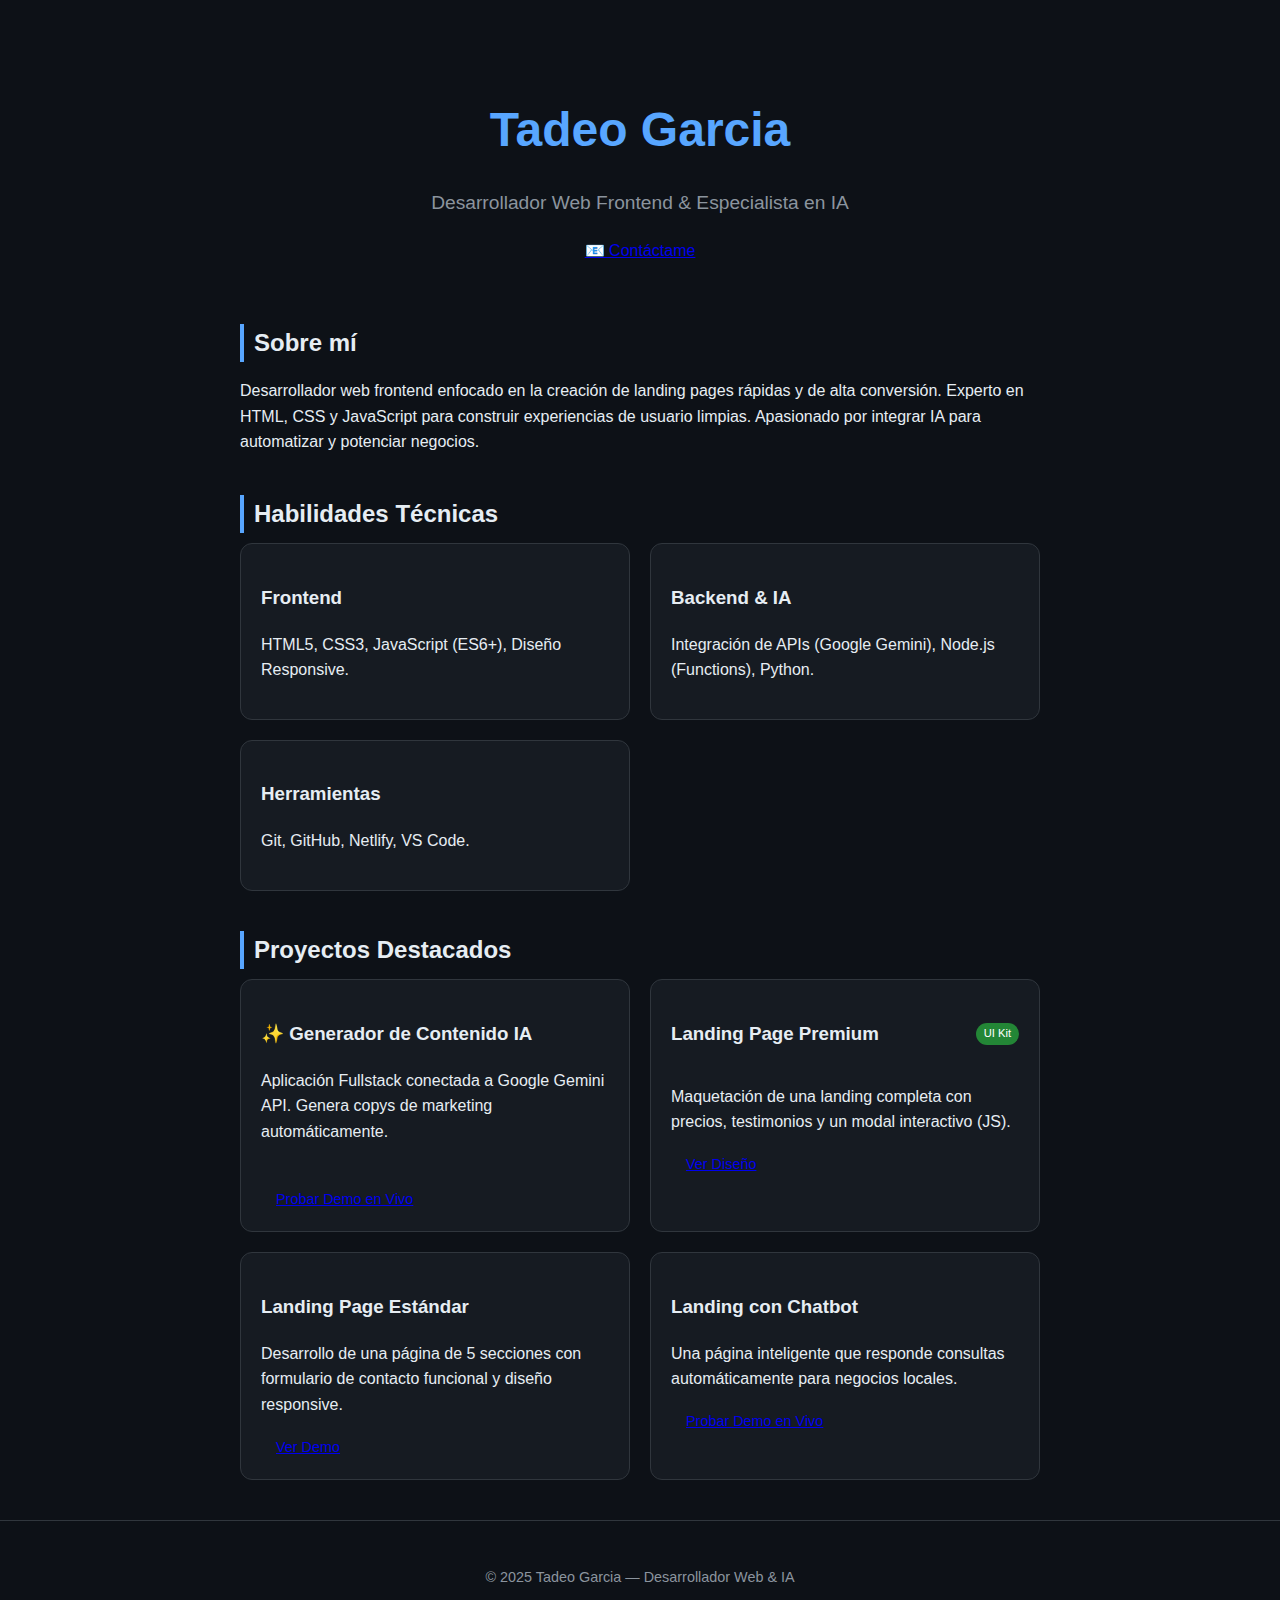
<file: index.html>
<!DOCTYPE html>
<html lang="es">
<head>
  <meta charset="UTF-8">
  <meta name="viewport" content="width=device-width, initial-scale=1.0">
  <title>Tadeo Garcia | Desarrollador Web & IA</title>
  <link rel="stylesheet" href="style.css">
</head>
<body>
  <header>
    <h1>Tadeo Garcia</h1>
    <p class="subtitle">Desarrollador Web Frontend & Especialista en IA</p>
     <a href="mailto:contacto.tadeodev@gmail.com" class="contact-btn">📧 Contáctame</a>  
  </header>

  <section class="about">
    <h2>Sobre mí</h2>
    <p>
      Desarrollador web frontend enfocado en la creación de landing pages rápidas y de alta conversión. 
      Experto en HTML, CSS y JavaScript para construir experiencias de usuario limpias.
      Apasionado por integrar IA para automatizar y potenciar negocios.
    </p>
  </section>

  <section class="skills">
    <h2>Habilidades Técnicas</h2>
    <div class="project-grid">
      <div class="project-card">
        <h3>Frontend</h3>
        <p>HTML5, CSS3, JavaScript (ES6+), Diseño Responsive.</p>
      </div>
      <div class="project-card">
        <h3>Backend & IA</h3>
        <p>Integración de APIs (Google Gemini), Node.js (Functions), Python.</p>
      </div>
      <div class="project-card">
        <h3>Herramientas</h3>
        <p>Git, GitHub, Netlify, VS Code.</p>
      </div>
    </div>
  </section>

  <section class="projects">
    <h2>Proyectos Destacados</h2>
    <div class="project-grid">
      
      <div class="project-card">
        <h3>✨ Generador de Contenido IA</h3>
        <p>Aplicación Fullstack conectada a Google Gemini API. Genera copys de marketing automáticamente.</p>
        <br>
        <a href="GeneradorIA.html" class="contact-btn" style="padding: 8px 15px; font-size: 0.9em;">Probar Demo en Vivo</a>
      </div>

     <div class="project-card">
  <div style="display:flex; justify-content:space-between; align-items: center;">
      <h3>Landing Page Premium</h3>
      <span style="background:#238636; color:white; padding:2px 8px; border-radius:12px; font-size:0.7em;">UI Kit</span>
  </div>
  <p>Maquetación de una landing completa con precios, testimonios y un modal interactivo (JS).</p>
  
  <a href="landing-premium.html" class="contact-btn" style="padding: 8px 15px; font-size: 0.9em;">Ver Diseño</a>
</div>
     <div class="project-card">
  <h3>Landing Page Estándar</h3>
  <p>Desarrollo de una página de 5 secciones con formulario de contacto funcional y diseño responsive.</p>
  
  <a href="landing-estandar.html" class="contact-btn" style="padding: 8px 15px; font-size: 0.9em; margin-top:15px;">Ver Demo</a>
</div>

      <div class="project-card">
        <h3>Landing con Chatbot</h3>
        <p>Una página inteligente que responde consultas automáticamente para negocios locales.</p>
        <a href="chatbot.html" class="contact-btn" style="padding: 8px 15px; font-size: 0.9em;">Probar Demo en Vivo</a>
      </div>

    </div>
  </section>

  <footer>
    <p>© 2025 Tadeo Garcia — Desarrollador Web & IA</p>
  </footer>

  <script src="script.js"></script>
</body>
</html>
</file>
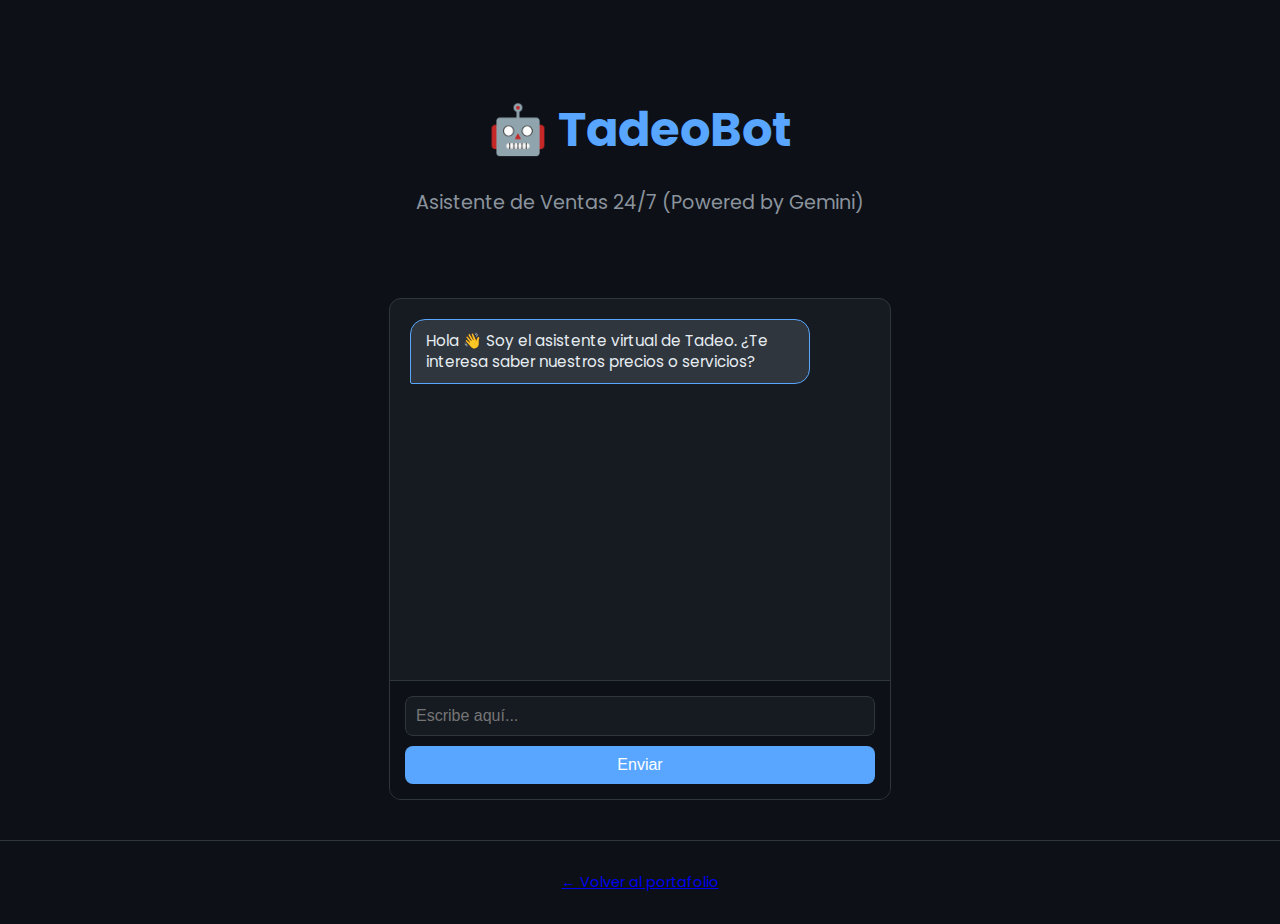
<file: chatbot.html>
<!DOCTYPE html>
<html lang="es">
<head>
  <meta charset="UTF-8">
  <meta name="viewport" content="width=device-width, initial-scale=1.0">
  <title>Chatbot Inteligente - Demo</title>
  <link href="https://fonts.googleapis.com/css2?family=Poppins:wght@400;600&display=swap" rel="stylesheet">
  <link rel="stylesheet" href="style.css">
  <style>
    /* Estilos específicos para el Chat */
    .chat-container {
      background: #161b22;
      border: 1px solid #30363d;
      border-radius: 12px;
      max-width: 500px; /* Más angosto, tipo celular */
      margin: 0 auto;
      height: 500px;
      display: flex;
      flex-direction: column;
      overflow: hidden;
    }
    
    .chat-window {
      flex: 1;
      padding: 20px;
      overflow-y: auto;
      display: flex;
      flex-direction: column;
      gap: 15px;
    }

    .message {
      max-width: 80%;
      padding: 10px 15px;
      border-radius: 15px;
      font-size: 0.95em;
      line-height: 1.4;
    }

    .message.user {
      align-self: flex-end;
      background: #238636; /* Verde usuario */
      color: white;
      border-bottom-right-radius: 2px;
    }

    .message.bot {
      align-self: flex-start;
      background: #30363d; /* Gris bot */
      color: #e6edf3;
      border-bottom-left-radius: 2px;
      border: 1px solid #58a6ff;
    }

    .input-area {
      padding: 15px;
      background: #0d1117;
      border-top: 1px solid #30363d;
      display: flex;
      gap: 10px;
    }

    .input-area input {
      flex: 1;
      margin: 0; /* Override del css global */
    }

    .input-area button {
      padding: 10px 20px;
      margin: 0;
    }
  </style>
</head>
<body>
  <header style="padding-bottom: 20px;">
    <h1>🤖 TadeoBot</h1>
    <p class="subtitle">Asistente de Ventas 24/7 (Powered by Gemini)</p>
  </header>

  <section>
    <div class="chat-container">
      <div class="chat-window" id="chatWindow">
        <div class="message bot">
          Hola 👋 Soy el asistente virtual de Tadeo. ¿Te interesa saber nuestros precios o servicios?
        </div>
      </div>
      
      <form class="input-area" id="chatForm">
        <input type="text" id="userMsg" placeholder="Escribe aquí..." autocomplete="off">
        <button type="submit">Enviar</button>
      </form>
    </div>
  </section>

  <footer>
    <a href="index.html" class="back-link">← Volver al portafolio</a>
  </footer>

  <script>
    const form = document.getElementById('chatForm');
    const input = document.getElementById('userMsg');
    const chatWindow = document.getElementById('chatWindow');

    form.addEventListener('submit', async (e) => {
      e.preventDefault();
      const text = input.value.trim();
      if (!text) return;

      // 1. Agregar mensaje del usuario
      addMessage(text, 'user');
      input.value = '';

      // 2. Mostrar "Escribiendo..." (Truco visual)
      const loadingId = addMessage('Escribiendo...', 'bot', true);

      try {
        // 3. Llamar a la API
        const res = await fetch('/api/chat', {
          method: 'POST',
          headers: { 'Content-Type': 'application/json' },
          body: JSON.stringify({ prompt: text })
        });
        
        const data = await res.json();
        
        // 4. Reemplazar "Escribiendo..." con la respuesta real
        const loadingDiv = document.getElementById(loadingId);
        if (loadingDiv) loadingDiv.remove(); // Borramos el loading
        
        if (data.error) {
          addMessage('❌ Error: ' + data.error, 'bot');
        } else {
          addMessage(data.texto, 'bot');
        }

      } catch (err) {
        addMessage('Error de conexión', 'bot');
      }
    });

    function addMessage(text, sender, isLoading = false) {
      const div = document.createElement('div');
      div.classList.add('message', sender);
      div.innerText = text;
      
      if (isLoading) {
        div.id = 'loading-' + Date.now();
        div.style.opacity = '0.7';
        div.style.fontStyle = 'italic';
      }

      chatWindow.appendChild(div);
      chatWindow.scrollTop = chatWindow.scrollHeight; // Auto-scroll al final
      return div.id;
    }
  </script>
</body>
</html>
</file>
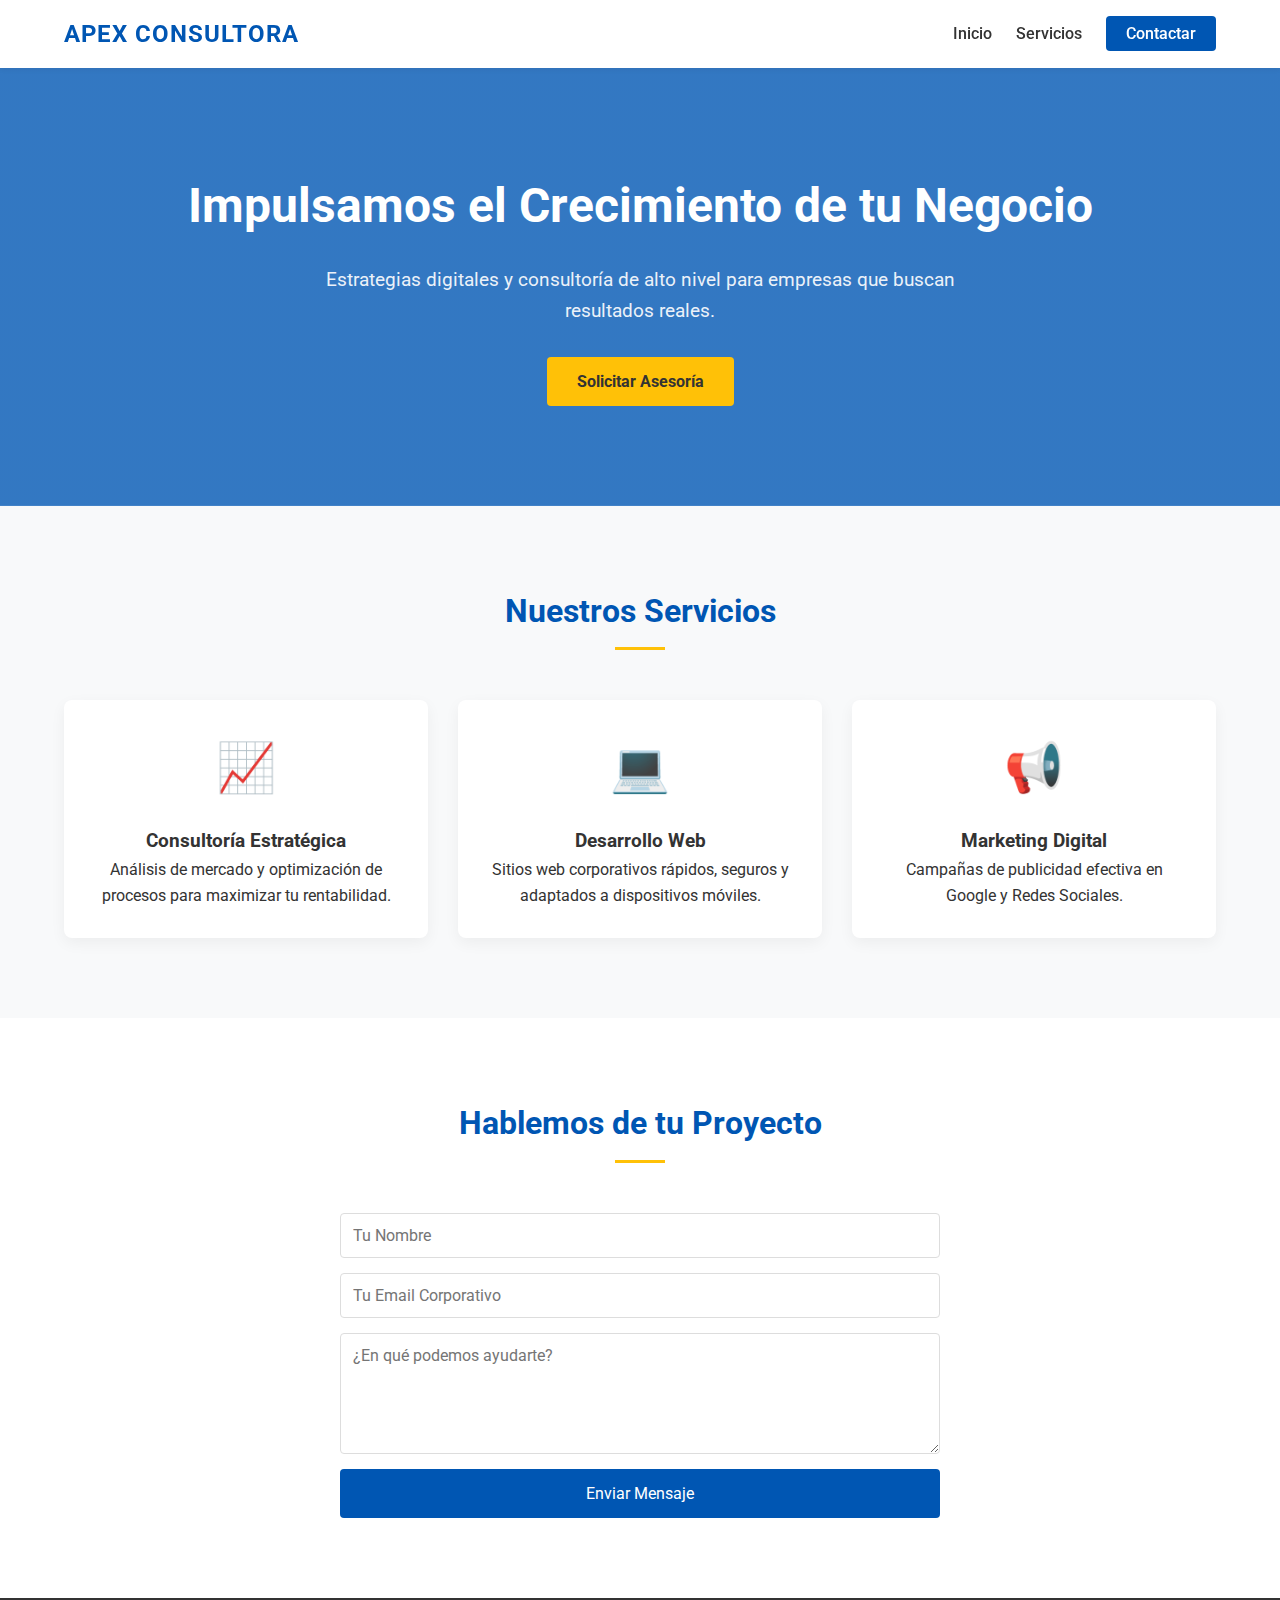
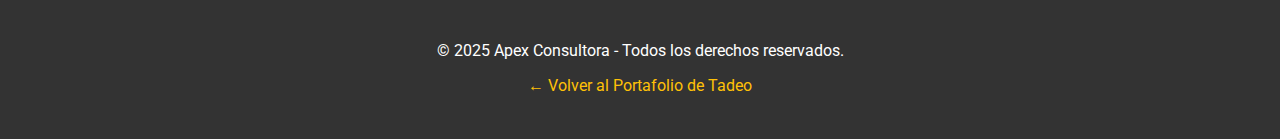
<file: landing-estandar.html>
<!DOCTYPE html>
<html lang="es">
<head>
  <meta charset="UTF-8">
  <meta name="viewport" content="width=device-width, initial-scale=1.0">
  <title>Consultora Apex - Soluciones Profesionales</title>
  <link href="https://fonts.googleapis.com/css2?family=Roboto:wght@300;400;700&display=swap" rel="stylesheet">
  <style>
    /* --- ESTILOS ESTÁNDAR (Clean & Corporate) --- */
    :root {
      --primary: #0056b3; /* Azul Corporativo */
      --secondary: #f8f9fa; /* Gris muy claro */
      --text: #333;
      --accent: #ffc107; /* Amarillo para detalles */
    }

    * { margin: 0; padding: 0; box-sizing: border-box; font-family: 'Roboto', sans-serif; }
    
    body { color: var(--text); line-height: 1.6; }

    /* Navbar */
    nav {
      background: white;
      box-shadow: 0 2px 5px rgba(0,0,0,0.05);
      padding: 15px 5%;
      display: flex; justify-content: space-between; align-items: center;
      position: sticky; top: 0; z-index: 100;
    }
    .logo { font-size: 1.5rem; font-weight: 700; color: var(--primary); text-transform: uppercase; letter-spacing: 1px; }
    .menu a { text-decoration: none; color: var(--text); margin-left: 20px; font-weight: 500; transition: color 0.3s; }
    .menu a:hover { color: var(--primary); }
    .btn-contact { background: var(--primary); color: white !important; padding: 8px 20px; border-radius: 4px; }

    /* Hero Section */
    .hero {
      background: linear-gradient(rgba(0,86,179,0.8), rgba(0,86,179,0.8)), url('https://images.unsplash.com/photo-1497366216548-37526070297c?auto=format&fit=crop&w=1920&q=80');
      background-size: cover; background-position: center;
      color: white; padding: 100px 5%; text-align: center;
    }
    .hero h1 { font-size: 3rem; margin-bottom: 20px; }
    .hero p { font-size: 1.2rem; max-width: 700px; margin: 0 auto 30px; opacity: 0.9; }
    .btn-hero { background: var(--accent); color: #333; padding: 12px 30px; text-decoration: none; font-weight: 700; border-radius: 4px; display: inline-block; transition: transform 0.2s; }
    .btn-hero:hover { transform: translateY(-2px); background: #e0a800; }

    /* Servicios (Grid) */
    .section { padding: 80px 5%; }
    .bg-light { background: var(--secondary); }
    .title { text-align: center; margin-bottom: 50px; }
    .title h2 { font-size: 2rem; color: var(--primary); margin-bottom: 10px; }
    .title span { width: 50px; height: 3px; background: var(--accent); display: block; margin: 0 auto; }

    .grid { display: grid; grid-template-columns: repeat(auto-fit, minmax(300px, 1fr)); gap: 30px; }
    .card { background: white; padding: 30px; border-radius: 8px; box-shadow: 0 5px 15px rgba(0,0,0,0.05); text-align: center; transition: transform 0.3s; }
    .card:hover { transform: translateY(-5px); }
    .icon { font-size: 3rem; margin-bottom: 20px; display: block; }

    /* Contacto */
    .contact-container { max-width: 600px; margin: 0 auto; }
    form { display: flex; flex-direction: column; gap: 15px; }
    input, textarea { padding: 12px; border: 1px solid #ddd; border-radius: 4px; width: 100%; font-size: 1rem; }
    input:focus, textarea:focus { border-color: var(--primary); outline: none; }
    button[type="submit"] { background: var(--primary); color: white; border: none; padding: 15px; font-size: 1rem; cursor: pointer; border-radius: 4px; transition: background 0.3s; }
    button[type="submit"]:hover { background: #004494; }

    /* Footer */
    footer { background: #333; color: white; text-align: center; padding: 40px 5%; margin-top: auto; }
    .back-link { color: var(--accent); text-decoration: none; margin-top: 10px; display: inline-block; }

    /* Responsive */
    @media(max-width: 768px) {
      .hero h1 { font-size: 2rem; }
      nav { flex-direction: column; gap: 15px; }
      .menu { display: flex; flex-direction: column; gap: 10px; text-align: center; }
      .menu a { margin: 0; }
    }
  </style>
</head>
<body>

  <nav>
    <div class="logo">Apex Consultora</div>
    <div class="menu">
      <a href="#inicio">Inicio</a>
      <a href="#servicios">Servicios</a>
      <a href="#contacto" class="btn-contact">Contactar</a>
    </div>
  </nav>

  <header class="hero" id="inicio">
    <h1>Impulsamos el Crecimiento de tu Negocio</h1>
    <p>Estrategias digitales y consultoría de alto nivel para empresas que buscan resultados reales.</p>
    <a href="#contacto" class="btn-hero">Solicitar Asesoría</a>
  </header>

  <section class="section bg-light" id="servicios">
    <div class="title">
      <h2>Nuestros Servicios</h2>
      <span></span>
    </div>
    <div class="grid">
      <div class="card">
        <span class="icon">📈</span>
        <h3>Consultoría Estratégica</h3>
        <p>Análisis de mercado y optimización de procesos para maximizar tu rentabilidad.</p>
      </div>
      <div class="card">
        <span class="icon">💻</span>
        <h3>Desarrollo Web</h3>
        <p>Sitios web corporativos rápidos, seguros y adaptados a dispositivos móviles.</p>
      </div>
      <div class="card">
        <span class="icon">📢</span>
        <h3>Marketing Digital</h3>
        <p>Campañas de publicidad efectiva en Google y Redes Sociales.</p>
      </div>
    </div>
  </section>

  <section class="section" id="contacto">
    <div class="title">
      <h2>Hablemos de tu Proyecto</h2>
      <span></span>
    </div>
    <div class="contact-container">
      <form id="contactForm">
        <input type="text" placeholder="Tu Nombre" required>
        <input type="email" placeholder="Tu Email Corporativo" required>
        <textarea rows="5" placeholder="¿En qué podemos ayudarte?" required></textarea>
        <button type="submit">Enviar Mensaje</button>
      </form>
    </div>
  </section>

  <footer>
    <p>© 2025 Apex Consultora - Todos los derechos reservados.</p>
    <a href="index.html" class="back-link">← Volver al Portafolio de Tadeo</a>
  </footer>

  <script>
    // Pequeño script para simular el envío del formulario
    document.getElementById('contactForm').addEventListener('submit', function(e) {
      e.preventDefault();
      const btn = this.querySelector('button');
      const originalText = btn.innerText;
      
      btn.innerText = "¡Enviado Correctamente! ✅";
      btn.style.background = "#28a745";
      
      setTimeout(() => {
        btn.innerText = originalText;
        btn.style.background = "";
        this.reset();
      }, 3000);
    });
  </script>

</body>
</html>
</file>
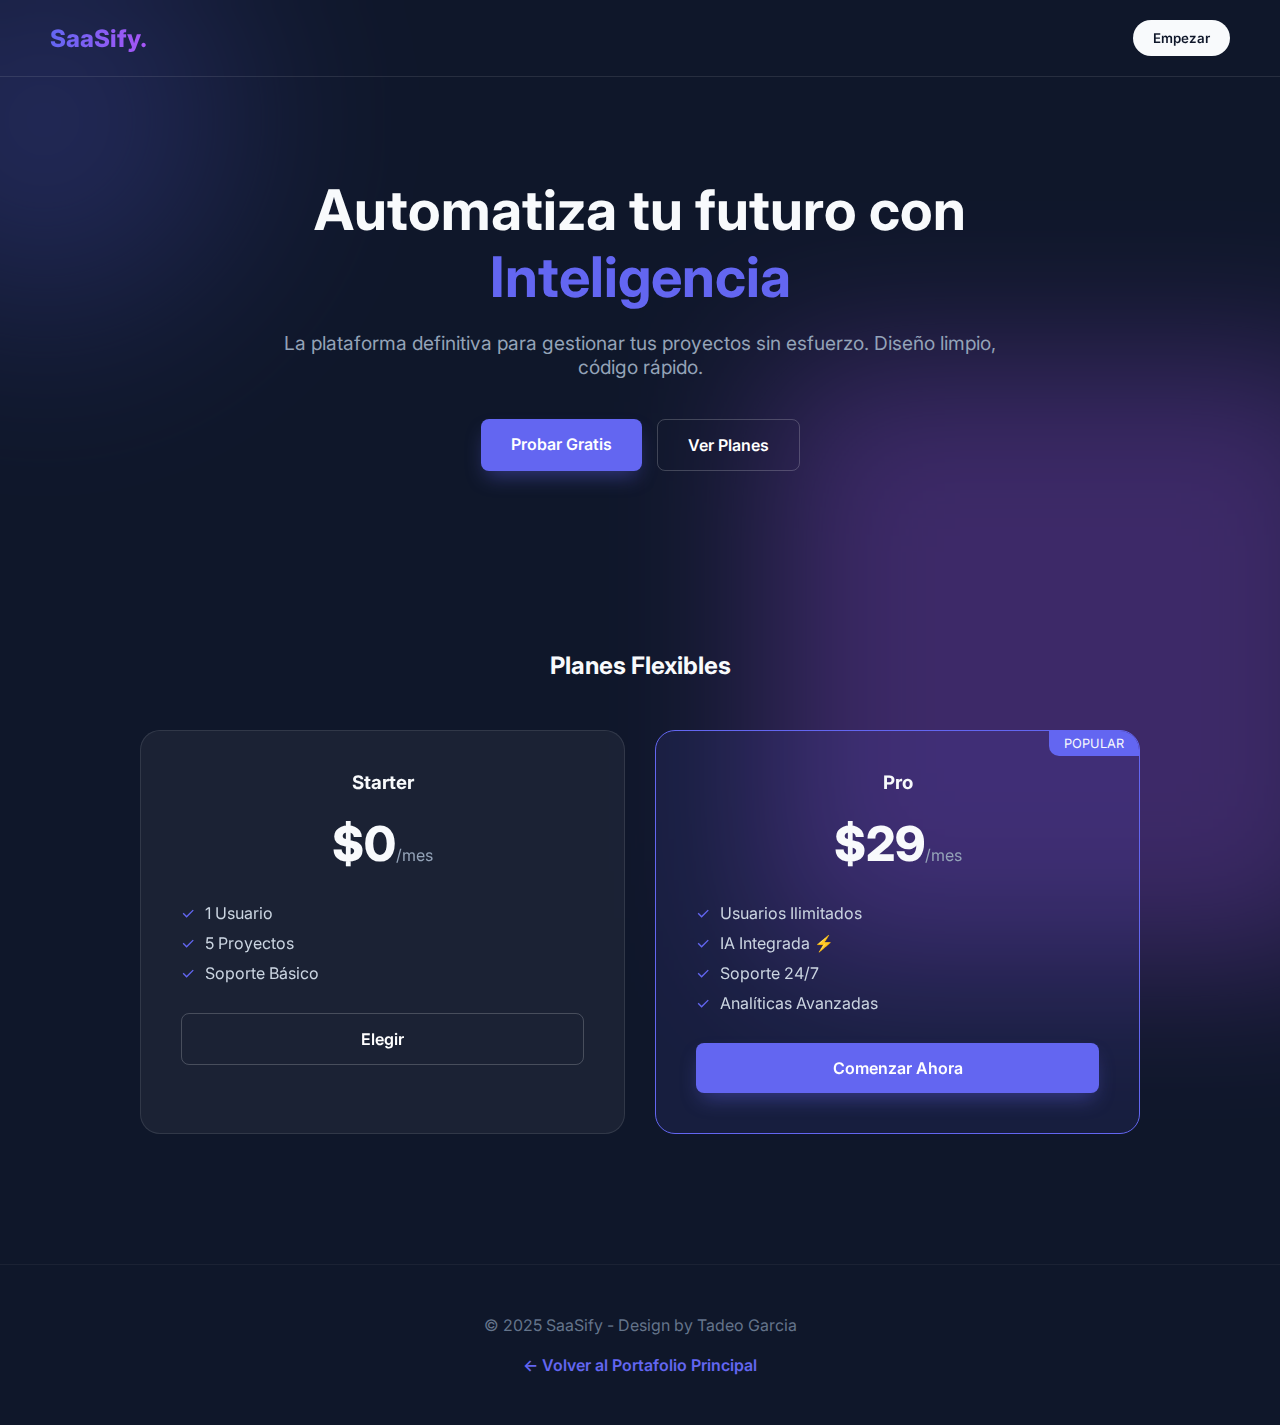
<file: landing-premium.html>
<!DOCTYPE html>
<html lang="es">
<head>
  <meta charset="UTF-8">
  <meta name="viewport" content="width=device-width, initial-scale=1.0">
  <title>SaaSify - Landing Page Premium</title>
  <link href="https://fonts.googleapis.com/css2?family=Inter:wght@400;600;800&display=swap" rel="stylesheet">
  <style>
    /* --- ESTILOS PREMIUM (Inline para facilitar la copia) --- */
    :root {
      --primary: #6366f1; /* Indigo moderno */
      --secondary: #a855f7; /* Violeta */
      --dark: #0f172a;
      --light: #f8fafc;
      --glass: rgba(255, 255, 255, 0.05);
    }

    * { box-sizing: border-box; margin: 0; padding: 0; font-family: 'Inter', sans-serif; }
    
    body {
      background: var(--dark);
      color: var(--light);
      overflow-x: hidden;
    }

    /* Fondo animado */
    .bg-gradient {
      position: absolute;
      top: -20%; left: -20%;
      width: 600px; height: 600px;
      background: radial-gradient(circle, var(--primary), transparent 70%);
      opacity: 0.3;
      filter: blur(80px);
      z-index: -1;
      animation: float 10s infinite ease-in-out;
    }
    .bg-gradient.two { top: 40%; left: 60%; background: var(--secondary); animation-delay: 2s; }

    @keyframes float {
      0%, 100% { transform: translate(0, 0); }
      50% { transform: translate(30px, -30px); }
    }

    /* Navbar */
    nav {
      display: flex; justify-content: space-between; align-items: center;
      padding: 20px 50px;
      backdrop-filter: blur(10px);
      border-bottom: 1px solid rgba(255,255,255,0.1);
      position: sticky; top: 0; z-index: 100;
    }
    .logo { font-size: 1.5rem; font-weight: 800; background: linear-gradient(90deg, var(--primary), var(--secondary)); -webkit-background-clip: text; color: transparent; }
    .nav-btn {
      padding: 10px 20px;
      background: var(--light);
      color: var(--dark);
      border: none;
      border-radius: 50px;
      font-weight: 600;
      cursor: pointer;
      transition: transform 0.2s;
    }
    .nav-btn:hover { transform: scale(1.05); }

    /* Hero Section */
    .hero {
      text-align: center;
      padding: 100px 20px;
      max-width: 800px;
      margin: 0 auto;
    }
    h1 {
      font-size: 3.5rem;
      line-height: 1.2;
      margin-bottom: 20px;
    }
    .hero p { font-size: 1.2rem; color: #94a3b8; margin-bottom: 40px; }
    
    .cta-group { display: flex; gap: 15px; justify-content: center; }
    .btn {
      padding: 15px 30px;
      border-radius: 8px;
      font-weight: 600;
      text-decoration: none;
      transition: all 0.3s;
    }
    .btn-primary { background: var(--primary); color: white; box-shadow: 0 10px 20px -5px rgba(99, 102, 241, 0.4); }
    .btn-primary:hover { background: #4f46e5; transform: translateY(-3px); }
    .btn-outline { border: 1px solid rgba(255,255,255,0.2); color: white; }
    .btn-outline:hover { background: rgba(255,255,255,0.1); }

    /* Pricing Section */
    .pricing { padding: 80px 20px; text-align: center; }
    .grid {
      display: grid;
      grid-template-columns: repeat(auto-fit, minmax(280px, 1fr));
      gap: 30px;
      max-width: 1000px;
      margin: 50px auto 0;
    }
    .card {
      background: var(--glass);
      padding: 40px;
      border-radius: 20px;
      border: 1px solid rgba(255,255,255,0.1);
      backdrop-filter: blur(10px);
      transition: transform 0.3s;
      position: relative;
      overflow: hidden;
    }
    .card:hover { transform: translateY(-10px); border-color: var(--primary); }
    .price { font-size: 3rem; font-weight: 800; margin: 20px 0; }
    .price span { font-size: 1rem; color: #94a3b8; font-weight: 400; }
    .features-list { list-style: none; text-align: left; margin: 30px 0; color: #cbd5e1; }
    .features-list li { margin-bottom: 10px; display: flex; align-items: center; gap: 10px; }
    .features-list li::before { content: "✓"; color: var(--primary); }

    /* Modal (Interactivo) */
    .modal-overlay {
      position: fixed; top: 0; left: 0; width: 100%; height: 100%;
      background: rgba(0,0,0,0.8);
      display: flex; justify-content: center; align-items: center;
      opacity: 0; pointer-events: none;
      transition: opacity 0.3s;
      z-index: 1000;
    }
    .modal-overlay.active { opacity: 1; pointer-events: all; }
    .modal {
      background: #1e293b;
      padding: 40px;
      border-radius: 20px;
      width: 90%; max-width: 400px;
      text-align: center;
      transform: scale(0.8); transition: transform 0.3s;
      border: 1px solid rgba(255,255,255,0.1);
    }
    .modal-overlay.active .modal { transform: scale(1); }
    
    footer { text-align: center; padding: 50px; color: #64748b; border-top: 1px solid rgba(255,255,255,0.05); margin-top: 50px; }
    .back-link { color: var(--primary); text-decoration: none; font-weight: 600; margin-top: 20px; display: inline-block;}

    /* Responsive */
    @media(max-width: 600px) { h1 { font-size: 2.5rem; } }
  </style>
</head>
<body>

  <div class="bg-gradient"></div>
  <div class="bg-gradient two"></div>

  <nav>
    <div class="logo">SaaSify.</div>
    <button class="nav-btn" onclick="openModal()">Empezar</button>
  </nav>

  <section class="hero">
    <h1>Automatiza tu futuro con <span style="color:var(--primary)">Inteligencia</span></h1>
    <p>La plataforma definitiva para gestionar tus proyectos sin esfuerzo. Diseño limpio, código rápido.</p>
    <div class="cta-group">
      <a href="#" class="btn btn-primary" onclick="openModal()">Probar Gratis</a>
      <a href="#precios" class="btn btn-outline">Ver Planes</a>
    </div>
  </section>

  <section class="pricing" id="precios">
    <h2>Planes Flexibles</h2>
    <div class="grid">
      <div class="card">
        <h3>Starter</h3>
        <div class="price">$0<span>/mes</span></div>
        <ul class="features-list">
          <li>1 Usuario</li>
          <li>5 Proyectos</li>
          <li>Soporte Básico</li>
        </ul>
        <a href="#" class="btn btn-outline" style="width:100%; display:block;">Elegir</a>
      </div>

      <div class="card" style="border-color: var(--primary); background: rgba(99, 102, 241, 0.1);">
        <div style="position:absolute; top:0; right:0; background:var(--primary); padding:5px 15px; font-size:0.8rem; border-bottom-left-radius:10px;">POPULAR</div>
        <h3>Pro</h3>
        <div class="price">$29<span>/mes</span></div>
        <ul class="features-list">
          <li>Usuarios Ilimitados</li>
          <li>IA Integrada ⚡</li>
          <li>Soporte 24/7</li>
          <li>Analíticas Avanzadas</li>
        </ul>
        <a href="#" class="btn btn-primary" style="width:100%; display:block;" onclick="openModal()">Comenzar Ahora</a>
      </div>
    </div>
  </section>

  <footer>
    <p>© 2025 SaaSify - Design by Tadeo Garcia</p>
    <a href="index.html" class="back-link">← Volver al Portafolio Principal</a>
  </footer>

  <div class="modal-overlay" id="modal">
    <div class="modal">
      <h2 style="margin-bottom: 15px;">🚀 ¡Estás a un paso!</h2>
      <p style="color:#94a3b8; margin-bottom: 25px;">Esta es una demostración de un modal interactivo. En un proyecto real, aquí iría un formulario de registro o Stripe.</p>
      <button class="btn btn-primary" onclick="closeModal()">Entendido, cerrar</button>
    </div>
  </div>

  <script>
    // Lógica del Modal (JavaScript Simple)
    const modal = document.getElementById('modal');

    function openModal() {
      modal.classList.add('active');
    }

    function closeModal() {
      modal.classList.remove('active');
    }

    // Cerrar si clic fuera del modal
    modal.addEventListener('click', (e) => {
      if (e.target === modal) closeModal();
    });
  </script>

</body>
</html>
</file>
<file: style.css>
body {
  margin: 0;
  font-family: "Poppins", sans-serif;
  background: #0d1117;
  color: #e6edf3;
  line-height: 1.6;
}

header {
  text-align: center;
  padding: 60px 20px 20px;
}

h1 {
  font-size: 3em;
  color: #58a6ff;
  margin-bottom: 10px;
}

.subtitle {
  font-size: 1.2em;
  color: #8b949e;
}

section {
  max-width: 800px;
  margin: 40px auto;
  padding: 0 20px;
}

h2 {
  border-left: 4px solid #58a6ff;
  padding-left: 10px;
  margin-bottom: 10px;
}

.project-grid {
  display: grid;
  grid-template-columns: repeat(auto-fit, minmax(300px, 1fr));
  gap: 20px;
}

.project-card {
  background: #161b22;
  border: 1px solid #30363d;
  border-radius: 12px;
  padding: 20px;
  transition: transform 0.2s ease, border-color 0.3s ease;
}

.project-card:hover {
  transform: translateY(-4px);
  border-color: #58a6ff;
}

form {
  display: flex;
  flex-direction: column;
  gap: 10px;
  margin-top: 20px;
}

input, textarea {
  background: #161b22;
  border: 1px solid #30363d;
  border-radius: 8px;
  color: #e6edf3;
  padding: 10px;
  font-size: 1em;
}

button {
  background: #58a6ff;
  border: none;
  border-radius: 8px;
  color: white;
  padding: 12px;
  font-size: 1em;
  cursor: pointer;
  transition: background 0.3s ease;
}

button:hover {
  background: #1f6feb;
}

footer {
  text-align: center;
  padding: 30px;
  font-size: 0.9em;
  color: #8b949e;
  border-top: 1px solid #30363d;
}
</file>
